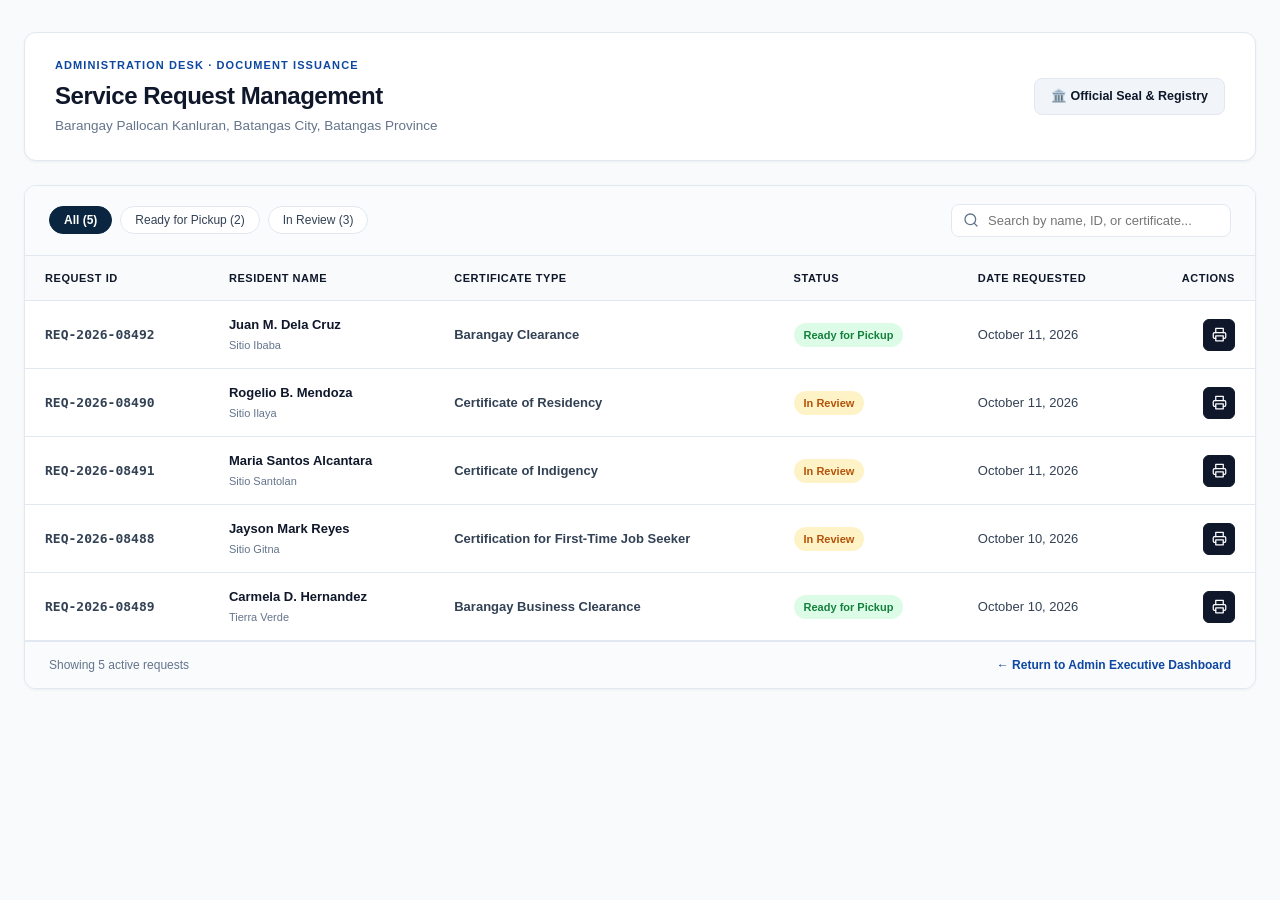
<file: service-requests.html>
<!DOCTYPE html>
<html lang="en">
<head>
  <meta charset="UTF-8">
  <meta name="viewport" content="width=device-width, initial-scale=1.0">
  <title>Service Request Management · Barangay Pallocan Kanluran</title>
  <style>
    /* ==============================================================
       1. GLOBAL RESET & DESIGN TOKENS
       Palettes: Navy Blue (#0f172a / #0a2540), Charcoal (#334155),
       White (#ffffff), Neutral Borders (#e2e8f0)
       ============================================================== */
    :root {
      --primary-navy: #0f172a;
      --brand-navy: #0a2540;
      --accent-blue: #0d47a1;
      --accent-hover: #1565c0;
      --text-charcoal: #334155;
      --text-muted: #64748b;
      --bg-canvas: #f8fafc;
      --surface-white: #ffffff;
      --border-color: #e2e8f0;
      --border-darker: #cbd5e1;
      --status-green-bg: #dcfce7;
      --status-green-txt: #15803d;
      --status-amber-bg: #fef3c7;
      --status-amber-txt: #b45309;
      --status-blue-bg: #e0f2fe;
      --status-blue-txt: #0369a1;
      --status-red-bg: #fee2e2;
      --status-red-txt: #dc2626;
      --font-sans: 'Poppins', -apple-system, BlinkMacSystemFont, "Segoe UI", Roboto, sans-serif;
      --font-serif: 'Times New Roman', Times, 'Georgia', serif;
    }

    *, *::before, *::after {
      box-sizing: border-box;
      margin: 0;
      padding: 0;
    }

    body {
      font-family: var(--font-sans);
      background-color: var(--bg-canvas);
      color: var(--text-charcoal);
      line-height: 1.5;
      -webkit-font-smoothing: antialiased;
      padding: 32px 24px;
    }

    .module-container {
      max-width: 1280px;
      margin: 0 auto;
    }

    /* ==============================================================
       2. MODULE HEADER & NAV
       ============================================================== */
    .module-header {
      background: var(--surface-white);
      border: 1px solid var(--border-color);
      border-radius: 12px;
      padding: 24px 30px;
      margin-bottom: 24px;
      display: flex;
      justify-content: space-between;
      align-items: center;
      box-shadow: 0 1px 3px rgba(0, 0, 0, 0.05);
    }

    .kicker-label {
      font-size: 11px;
      font-weight: 700;
      letter-spacing: 0.1em;
      text-transform: uppercase;
      color: var(--accent-blue);
      display: block;
      margin-bottom: 4px;
    }

    .module-title {
      font-size: 24px;
      font-weight: 700;
      color: var(--primary-navy);
      letter-spacing: -0.02em;
    }

    .module-subtitle {
      font-size: 13.5px;
      color: var(--text-muted);
      margin-top: 2px;
    }

    .header-badge {
      display: inline-flex;
      align-items: center;
      gap: 8px;
      background: #f1f5f9;
      border: 1px solid var(--border-color);
      padding: 8px 16px;
      border-radius: 8px;
      font-size: 12.5px;
      font-weight: 600;
      color: var(--primary-navy);
    }

    /* ==============================================================
       3. DATA TABLE CARD & CONTROLS
       ============================================================== */
    .table-card {
      background: var(--surface-white);
      border: 1px solid var(--border-color);
      border-radius: 12px;
      box-shadow: 0 1px 3px rgba(0, 0, 0, 0.05);
      overflow: hidden;
    }

    .table-toolbar {
      padding: 18px 24px;
      border-bottom: 1px solid var(--border-color);
      display: flex;
      flex-wrap: wrap;
      justify-content: space-between;
      align-items: center;
      gap: 16px;
      background: #fafbfd;
    }

    .filter-pills {
      display: flex;
      gap: 8px;
      flex-wrap: wrap;
    }

    .filter-pill {
      border: 1px solid var(--border-color);
      background: var(--surface-white);
      color: var(--text-charcoal);
      font-family: inherit;
      font-size: 12px;
      font-weight: 500;
      padding: 6px 14px;
      border-radius: 20px;
      cursor: pointer;
      transition: all 0.2s ease;
    }

    .filter-pill:hover {
      border-color: var(--accent-blue);
      color: var(--accent-blue);
    }

    .filter-pill.active {
      background: var(--brand-navy);
      border-color: var(--brand-navy);
      color: #ffffff;
      font-weight: 600;
    }

    .search-box {
      position: relative;
      min-width: 280px;
    }

    .search-input {
      width: 100%;
      padding: 8px 14px 8px 36px;
      font-family: inherit;
      font-size: 13px;
      border: 1px solid var(--border-color);
      border-radius: 8px;
      background: var(--surface-white);
      color: var(--text-charcoal);
      outline: none;
      transition: border-color 0.2s ease;
    }

    .search-input:focus {
      border-color: var(--accent-blue);
      box-shadow: 0 0 0 3px rgba(13, 71, 161, 0.1);
    }

    .search-icon {
      position: absolute;
      left: 12px;
      top: 50%;
      transform: translateY(-50%);
      color: var(--text-muted);
      pointer-events: none;
    }

    /* Table Styles */
    .table-responsive {
      width: 100%;
      overflow-x: auto;
    }

    .admin-data-table {
      width: 100%;
      border-collapse: collapse;
      text-align: left;
      font-size: 13px;
    }

    .admin-data-table th {
      background: #f8fafc;
      color: var(--primary-navy);
      font-weight: 600;
      padding: 14px 20px;
      border-bottom: 1px solid var(--border-color);
      white-space: nowrap;
      text-transform: uppercase;
      font-size: 11px;
      letter-spacing: 0.05em;
    }

    .admin-data-table th.text-right,
    .admin-data-table td.text-right {
      text-align: right;
    }

    .admin-data-table td {
      padding: 14px 20px;
      border-bottom: 1px solid var(--border-color);
      color: var(--text-charcoal);
      vertical-align: middle;
    }

    .admin-data-table tbody tr:hover {
      background-color: #f8fafc;
    }

    .applicant-name {
      font-weight: 600;
      color: var(--primary-navy);
      display: block;
    }

    .applicant-sub {
      font-size: 11px;
      color: var(--text-muted);
      margin-top: 1px;
    }

    /* Status Badges */
    .status-badge {
      display: inline-block;
      padding: 4px 10px;
      border-radius: 14px;
      font-size: 11px;
      font-weight: 600;
      white-space: nowrap;
    }

    .status-badge.green {
      background-color: var(--status-green-bg);
      color: var(--status-green-txt);
    }

    .status-badge.amber {
      background-color: var(--status-amber-bg);
      color: var(--status-amber-txt);
    }

    .status-badge.blue {
      background-color: var(--status-blue-bg);
      color: var(--status-blue-txt);
    }

    .status-badge.red {
      background-color: var(--status-red-bg);
      color: var(--status-red-txt);
    }

    /* Action Buttons (Icon-Only, No Text) */
    .btn-action-print {
      display: inline-flex;
      align-items: center;
      justify-content: center;
      width: 32px;
      height: 32px;
      padding: 0;
      background-color: var(--primary-navy);
      color: #ffffff;
      border: 1px solid var(--primary-navy);
      border-radius: 6px;
      cursor: pointer;
      transition: all 0.2s cubic-bezier(0.16, 1, 0.3, 1);
    }

    .btn-action-print:hover {
      background-color: var(--accent-blue);
      border-color: var(--accent-blue);
      transform: translateY(-1px);
      box-shadow: 0 4px 10px rgba(13, 71, 161, 0.25);
    }

    .btn-action-print svg {
      width: 15px;
      height: 15px;
    }

    .table-footer {
      padding: 14px 24px;
      display: flex;
      justify-content: space-between;
      align-items: center;
      font-size: 12px;
      color: var(--text-muted);
      background: #fafbfd;
      border-top: 1px solid var(--border-color);
    }

    /* ==============================================================
       4. MODAL OVERLAY & PRINT PREVIEW CONTAINER
       ============================================================== */
    .modal-overlay {
      position: fixed;
      top: 0;
      left: 0;
      right: 0;
      bottom: 0;
      background: rgba(15, 23, 42, 0.75);
      backdrop-filter: blur(4px);
      display: flex;
      justify-content: center;
      align-items: center;
      z-index: 9999;
      padding: 24px;
      opacity: 0;
      visibility: hidden;
      transition: opacity 0.25s ease, visibility 0.25s ease;
    }

    .modal-overlay.active,
    .modal-overlay:not([hidden]) {
      opacity: 1;
      visibility: visible;
    }

    body.modal-open {
      overflow: hidden;
    }

    .modal-dialog {
      background: #f1f5f9;
      border-radius: 12px;
      width: 100%;
      max-width: 960px;
      max-height: 94vh;
      display: flex;
      flex-direction: column;
      box-shadow: 0 25px 50px -12px rgba(0, 0, 0, 0.35);
      overflow: hidden;
    }

    .modal-header {
      display: flex;
      justify-content: space-between;
      align-items: center;
      padding: 16px 24px;
      background: var(--primary-navy);
      color: #ffffff;
      border-bottom: 1px solid rgba(255, 255, 255, 0.1);
    }

    .modal-kicker {
      font-size: 10px;
      font-weight: 700;
      letter-spacing: 0.12em;
      text-transform: uppercase;
      color: #94a3b8;
      display: block;
    }

    .modal-title {
      font-size: 16px;
      font-weight: 600;
      margin-top: 2px;
      color: #ffffff;
    }

    .modal-actions {
      display: flex;
      align-items: center;
      gap: 12px;
    }

    .btn-modal-print {
      display: inline-flex;
      align-items: center;
      gap: 8px;
      background: var(--accent-blue);
      color: #ffffff;
      border: 1px solid #1565c0;
      padding: 8px 18px;
      font-family: inherit;
      font-size: 13px;
      font-weight: 600;
      border-radius: 6px;
      cursor: pointer;
      transition: all 0.2s ease;
    }

    .btn-modal-print:hover {
      background: #1565c0;
      box-shadow: 0 4px 12px rgba(13, 71, 161, 0.35);
    }

    .btn-modal-close {
      background: transparent;
      border: none;
      color: #94a3b8;
      font-size: 24px;
      line-height: 1;
      cursor: pointer;
      padding: 4px 8px;
      border-radius: 4px;
      transition: color 0.15s ease;
    }

    .btn-modal-close:hover {
      color: #ffffff;
    }

    .modal-body {
      padding: 30px 20px;
      overflow-y: auto;
      display: flex;
      justify-content: center;
      background: #cbd5e1;
    }

    /* ==============================================================
       5. PRINTABLE DOCUMENT STYLING (8.5in x 11in LETTER)
       Formal Serif / Times New Roman Typography & 1in Margins
       ============================================================== */
    #printableArea {
      width: 8.5in;
      min-height: 11in;
      padding: 1in;
      background: #ffffff;
      box-sizing: border-box;
      font-family: var(--font-serif);
      color: #000000;
      box-shadow: 0 10px 30px rgba(0, 0, 0, 0.2);
      display: flex;
      flex-direction: column;
      justify-content: space-between;
      position: relative;
    }

    .doc-header-block {
      text-align: center;
      margin-bottom: 24px;
    }

    .doc-header-line {
      font-size: 11pt;
      margin: 0;
      letter-spacing: 0.05em;
      font-weight: 500;
      color: #000000;
    }

    .doc-header-barangay {
      font-size: 15pt;
      font-weight: 700;
      letter-spacing: 0.08em;
      margin: 4px 0 2px 0;
      color: #000000;
    }

    .doc-header-office {
      font-size: 11pt;
      font-weight: 600;
      margin-top: 2px;
      color: #000000;
    }

    .doc-header-line-rule {
      height: 2px;
      background: #000000;
      border-bottom: 1px solid #000000;
      margin: 16px 0 28px 0;
    }

    .doc-title-block {
      text-align: center;
      margin-bottom: 32px;
    }

    .doc-main-title {
      font-size: 18pt;
      font-weight: 700;
      letter-spacing: 0.1em;
      text-decoration: underline;
      text-underline-offset: 4px;
      margin: 0;
    }

    .doc-content-area {
      flex: 1;
      font-size: 12pt;
      line-height: 1.85;
      color: #000000;
    }

    .salutation {
      font-weight: 700;
      margin-bottom: 20px;
      letter-spacing: 0.05em;
    }

    .cert-body-p {
      text-indent: 0.5in;
      text-align: justify;
      text-justify: inter-word;
      margin-bottom: 20px;
    }

    .doc-field-text {
      color: #000000;
    }

    .doc-field-text.font-bold {
      font-weight: 700;
    }

    .business-specs-box {
      margin: 16px 0 20px 0.5in;
      font-size: 12pt;
      display: flex;
      flex-direction: column;
      gap: 8px;
    }

    .business-spec-item {
      display: flex;
      gap: 12px;
    }

    .spec-name {
      width: 180px;
      font-weight: 600;
    }

    /* Document Footer (Strictly one line gap above issued) */
    .doc-footer-block {
      margin-top: 1.2em; /* strictly one line gap */
    }

    .doc-issued-text {
      text-indent: 0.5in;
      text-align: justify;
      font-size: 12pt;
      line-height: 1.6;
      margin-top: 1em; /* strictly one line gap */
      margin-bottom: 2em;
    }

    .doc-signature-area {
      text-align: right;
      margin-right: 20px;
    }

    .doc-signature-line {
      font-weight: 600;
      letter-spacing: -1px;
    }

    .doc-signatory-title {
      font-weight: 700;
      font-size: 12pt;
      margin-top: 6px;
      margin-right: 24px;
    }

    /* ==============================================================
       6. PRINT STYLESHEET (@media print)
       Hides all admin UI, navigation, buttons, and tables.
       Shows ONLY #printableArea formatted to letter size.
       ============================================================== */
    @media print {
      @page {
        size: 8.5in 11in;
        margin: 0;
      }

      html, body {
        width: 8.5in !important;
        height: 11in !important;
        max-height: 11in !important;
        margin: 0 !important;
        padding: 0 !important;
        background: #ffffff !important;
        overflow: hidden !important;
      }

      body > *:not(#printModal) {
        display: none !important;
      }

      .app-shell,
      .top-navbar,
      .main-content,
      .modal-header,
      .btn-modal-print,
      .btn-modal-close,
      .no-print {
        display: none !important;
        visibility: hidden !important;
      }

      #printModal {
        position: static !important;
        display: block !important;
        width: 8.5in !important;
        height: 11in !important;
        max-height: 11in !important;
        margin: 0 !important;
        padding: 0 !important;
        background: #ffffff !important;
        box-shadow: none !important;
        overflow: hidden !important;
        visibility: visible !important;
        opacity: 1 !important;
        page-break-after: avoid !important;
        break-after: avoid !important;
      }

      .modal-dialog {
        position: static !important;
        display: block !important;
        width: 8.5in !important;
        height: 11in !important;
        max-height: 11in !important;
        margin: 0 !important;
        padding: 0 !important;
        background: transparent !important;
        box-shadow: none !important;
        border: none !important;
        overflow: hidden !important;
      }

      .modal-body {
        position: static !important;
        display: block !important;
        width: 8.5in !important;
        height: 11in !important;
        max-height: 11in !important;
        padding: 0 !important;
        margin: 0 !important;
        background: #ffffff !important;
        overflow: hidden !important;
      }

      #printableArea {
        position: static !important;
        width: 8.5in !important;
        height: 11in !important;
        max-height: 11in !important;
        padding: 0.85in 1in 0.75in 1in !important;
        margin: 0 !important;
        background: #ffffff !important;
        box-shadow: none !important;
        border: none !important;
        box-sizing: border-box !important;
        display: flex !important;
        flex-direction: column !important;
        justify-content: space-between !important;
        overflow: hidden !important;
        page-break-inside: avoid !important;
        page-break-after: avoid !important;
        break-inside: avoid !important;
        break-after: avoid !important;
      }
    }
  </style>
</head>
<body>

  <div class="module-container">

    <!-- Module Header -->
    <header class="module-header no-print">
      <div>
        <span class="kicker-label">ADMINISTRATION DESK · DOCUMENT ISSUANCE</span>
        <h1 class="module-title">Service Request Management</h1>
        <p class="module-subtitle">Barangay Pallocan Kanluran, Batangas City, Batangas Province</p>
      </div>
      <div class="header-badge">
        <span>🏛️ Official Seal &amp; Registry</span>
      </div>
    </header>

    <!-- Admin Data Table Container -->
    <main class="table-card no-print">
      <div class="table-toolbar">
        <!-- Filter Status Pills -->
        <div class="filter-pills" id="statusFilterGroup">
          <button type="button" class="filter-pill active" data-filter="all">All (<span id="countAll">5</span>)</button>
          <button type="button" class="filter-pill" data-filter="Ready for Pickup">Ready for Pickup (<span id="countReady">2</span>)</button>
          <button type="button" class="filter-pill" data-filter="In Review">In Review (<span id="countReview">3</span>)</button>
        </div>

        <!-- Search Input -->
        <div class="search-box">
          <svg class="search-icon" viewBox="0 0 24 24" width="16" height="16" fill="none" stroke="currentColor" stroke-width="2" stroke-linecap="round" stroke-linejoin="round">
            <circle cx="11" cy="11" r="8"></circle>
            <line x1="21" y1="21" x2="16.65" y2="16.65"></line>
          </svg>
          <input type="text" id="searchInput" class="search-input" placeholder="Search by name, ID, or certificate...">
        </div>
      </div>

      <!-- Responsive Data Table -->
      <div class="table-responsive">
        <table class="admin-data-table" id="serviceRequestsTable">
          <thead>
            <tr>
              <th>Request ID</th>
              <th>Resident Name</th>
              <th>Certificate Type</th>
              <th>Status</th>
              <th>Date Requested</th>
              <th class="text-right">Actions</th>
            </tr>
          </thead>
          <tbody id="tableBody">
            <!-- Dynamically Rendered by JavaScript -->
          </tbody>
        </table>
      </div>

      <div class="table-footer">
        <span id="paginationLabel">Showing 5 active requests</span>
        <a href="admin.html" style="color: var(--accent-blue); text-decoration: none; font-weight: 600;">&larr; Return to Admin Executive Dashboard</a>
      </div>
    </main>

  </div>


  <!-- ==============================================================
       HIDDEN MODAL OVERLAY & PRINTABLE CERTIFICATE AREA
       ============================================================== -->
  <div class="modal-overlay" id="printModal" role="dialog" aria-modal="true" aria-labelledby="printModalTitle" hidden>
    <div class="modal-dialog">
      <!-- Modal Navigation Toolbar -->
      <div class="modal-header no-print">
        <div>
          <span class="modal-kicker">BARANGAY PALLOCAN KANLURAN</span>
          <h2 class="modal-title" id="printModalTitle">Certificate Print Preview</h2>
        </div>
        <div class="modal-actions">
          <button type="button" class="btn-modal-print" id="btnPrintModalAction">
            <svg viewBox="0 0 24 24" width="16" height="16" fill="none" stroke="currentColor" stroke-width="2.2" stroke-linecap="round" stroke-linejoin="round">
              <polyline points="6 9 6 2 18 2 18 9"></polyline>
              <path d="M6 18H4a2 2 0 0 1-2-2v-5a2 2 0 0 1 2-2h16a2 2 0 0 1 2 2v5a2 2 0 0 1-2 2h-2"></path>
              <rect x="6" y="14" width="12" height="8"></rect>
            </svg>
            <span>Print Document</span>
          </button>
          <button type="button" class="btn-modal-close" id="btnCloseModalBtn" aria-label="Close Preview">&times;</button>
        </div>
      </div>

      <!-- Modal Body Containing 8.5in x 11in Printable Area -->
      <div class="modal-body">
        <div id="printableArea">

          <!-- Dynamic Header for all documents -->
          <div class="doc-header-block">
            <p class="doc-header-line">REPUBLIC OF THE PHILIPPINES</p>
            <p class="doc-header-line">CITY OF BATANGAS</p>
            <h1 class="doc-header-barangay">BARANGAY PALLOCAN KANLURAN</h1>
            <p class="doc-header-office">OFFICE OF THE PUNONG BARANGAY</p>
          </div>

          <div class="doc-header-line-rule"></div>

          <!-- Document Title -->
          <div class="doc-title-block">
            <h2 class="doc-main-title" id="certTitle">BARANGAY CLEARANCE</h2>
          </div>

          <!-- Dynamic Body Content -->
          <div class="doc-content-area" id="certBody">
            <!-- Dynamically injected template -->
          </div>

          <!-- Footer for all documents -->
          <div class="doc-footer-block">
          

            <div class="doc-signature-area">
              <div class="doc-signature-line">____________________________</div>
              <div class="doc-signatory-title">Punong Barangay</div>
            </div>
          </div>

        </div>
      </div>
    </div>
  </div>


  <!-- ==============================================================
       ES6+ VANILLA JAVASCRIPT LOGIC
       ============================================================== -->
  <script>
    (function () {
      'use strict';

      // 1. Initial Service Requests Dataset (Representative of all 5 document types)
      const serviceRequestsData = [
        {
          id: 'REQ-2026-08492',
          fullName: 'Juan M. Dela Cruz',
          age: '34',
          address: '042 Sitio Ibaba Main Road',
          purokSitio: 'Sitio Ibaba',
          documentType: 'Barangay Clearance',
          purpose: 'Local Employment Application with Pilipinas Shell Batangas',
          date: 'October 11, 2026',
          status: 'Ready for Pickup',
          residencySince: 'March 2012',
          businessName: 'Dela Cruz Enterprises',
          businessAddress: '042 Sitio Ibaba Main Road, Barangay Pallocan Kanluran',
          natureOfBusiness: 'Retail of Consumer Goods',
          businessType: 'Sole Proprietorship',
          numberOfEmployees: '2'
        },
        {
          id: 'REQ-2026-08490',
          fullName: 'Rogelio B. Mendoza',
          age: '45',
          address: '088 Crossing Ilaya',
          purokSitio: 'Sitio Ilaya',
          documentType: 'Certificate of Residency',
          purpose: 'Pag-IBIG Housing Loan Prerequisite & Title Verification',
          date: 'October 11, 2026',
          status: 'In Review',
          residencySince: 'June 2008',
          businessName: 'Mendoza Vulcanizing Services',
          businessAddress: '088 Crossing Ilaya, Barangay Pallocan Kanluran',
          natureOfBusiness: 'Automotive Tire Care',
          businessType: 'Sole Proprietorship',
          numberOfEmployees: '3'
        },
        {
          id: 'REQ-2026-08491',
          fullName: 'Maria Santos Alcantara',
          age: '28',
          address: 'Block 3 Lot 8, Villa Celina',
          purokSitio: 'Sitio Santolan',
          documentType: 'Certificate of Indigency',
          purpose: 'CHED Tertiary Education Subsidy & Tuition Waiver',
          date: 'October 11, 2026',
          status: 'In Review',
          residencySince: 'August 2015',
          businessName: 'Alcantara Handicrafts',
          businessAddress: 'Block 3 Lot 8, Sitio Santolan, Barangay Pallocan Kanluran',
          natureOfBusiness: 'Home Crafts & Sewing',
          businessType: 'Sole Proprietorship',
          numberOfEmployees: '1'
        },
        {
          id: 'REQ-2026-08488',
          fullName: 'Jayson Mark Reyes',
          age: '21',
          address: '023 Alley 4, Sitio Gitna',
          purokSitio: 'Sitio Gitna',
          documentType: 'Certification for First-Time Job Seeker',
          purpose: 'BPO Customer Support Trainee (RA 11261 Assistance Act)',
          date: 'October 10, 2026',
          status: 'In Review',
          residencySince: 'May 2005',
          businessName: 'N/A',
          businessAddress: '023 Alley 4, Sitio Gitna, Barangay Pallocan Kanluran',
          natureOfBusiness: 'N/A',
          businessType: 'N/A',
          numberOfEmployees: '0'
        },
        {
          id: 'REQ-2026-08489',
          fullName: 'Carmela D. Hernandez',
          age: '41',
          address: '15 Riverside Drive',
          purokSitio: 'Tierra Verde',
          documentType: 'Barangay Business Clearance',
          purpose: 'Barangay Business Clearance Renewal for 2026',
          date: 'October 10, 2026',
          status: 'Ready for Pickup',
          residencySince: 'January 2010',
          businessName: 'Hernandez Sari-Sari Store & Carinderia',
          businessAddress: '15 Riverside Drive, Tierra Verde, Barangay Pallocan Kanluran',
          natureOfBusiness: 'Retail Food Commodities & Eatery',
          businessType: 'Sole Proprietorship',
          numberOfEmployees: '3'
        }
      ];

      // 2. Dynamic Document Templates Definitions (5 Exact Templates)
      const DOCUMENT_TEMPLATES = {
        CLEARANCE: {
          title: 'BARANGAY CLEARANCE',
          render: (data) => `
            <div class="salutation">TO WHOM IT MAY CONCERN:</div>
            <p class="cert-body-p">
              This is to certify that <span class="doc-field-text font-bold" data-field="fullName">${escape(data.fullName)}</span>, 
              <span class="doc-field-text" data-field="age">${escape(data.age)}</span> years old, and a bona fide resident of 
              <span class="doc-field-text" data-field="address">${escape(data.address)}</span>, Purok/Sitio 
              <span class="doc-field-text font-bold" data-field="purokSitio">${escape(data.purokSitio)}</span>, Barangay Pallocan Kanluran, Batangas City, Batangas Province, is known to this office as a resident of this barangay.
            </p>
            <p class="cert-body-p">
              This certification is issued upon the request of the above-named person for <span class="doc-field-text font-bold" data-field="purpose">${escape(data.purpose)}</span>.
            </p>
            <p class="cert-body-p">
              Issued this <span class="doc-field-text font-bold" data-field="date" id="certIssuedDate">${escape(data.date || 'October 11, 2026')}</span> at Barangay Pallocan Kanluran, Batangas City, Batangas Province.
            </p>
          `
        },
        RESIDENCY: {
          title: 'CERTIFICATE OF RESIDENCY',
          render: (data) => `
            <div class="salutation">TO WHOM IT MAY CONCERN:</div>
            <p class="cert-body-p">
              This is to certify that <span class="doc-field-text font-bold" data-field="fullName">${escape(data.fullName)}</span>, 
              <span class="doc-field-text" data-field="age">${escape(data.age)}</span> years old, is a resident of 
              <span class="doc-field-text" data-field="address">${escape(data.address)}</span>, Purok/Sitio 
              <span class="doc-field-text font-bold" data-field="purokSitio">${escape(data.purokSitio)}</span>, Barangay Pallocan Kanluran, Batangas City, Batangas Province.
            </p>
            <p class="cert-body-p">
              According to the records available to this office, the above-named person has been residing in this barangay since <span class="doc-field-text font-bold" data-field="residencySince">${escape(data.residencySince)}</span>.
            </p>
            <p class="cert-body-p">
              This certification is issued upon request for <span class="doc-field-text font-bold" data-field="purpose">${escape(data.purpose)}</span>.
            </p>
            <p class="cert-body-p">
              Issued this <span class="doc-field-text font-bold" data-field="date" id="certIssuedDate">${escape(data.date || 'October 11, 2026')}</span> at Barangay Pallocan Kanluran, Batangas City, Batangas Province.
            </p>
          `
        },
        INDIGENCY: {
          title: 'CERTIFICATE OF INDIGENCY',
          render: (data) => `
            <div class="salutation">TO WHOM IT MAY CONCERN:</div>
            <p class="cert-body-p">
              This is to certify that <span class="doc-field-text font-bold" data-field="fullName">${escape(data.fullName)}</span>, 
              <span class="doc-field-text" data-field="age">${escape(data.age)}</span> years old, is a resident of 
              <span class="doc-field-text" data-field="address">${escape(data.address)}</span>, Purok/Sitio 
              <span class="doc-field-text font-bold" data-field="purokSitio">${escape(data.purokSitio)}</span>, Barangay Pallocan Kanluran, Batangas City, Batangas Province.
            </p>
            <p class="cert-body-p">
              This certification is issued upon the request of the above-named person for <span class="doc-field-text font-bold" data-field="purpose">${escape(data.purpose)}</span>.
            </p>
            <p class="cert-body-p">
              Issued this <span class="doc-field-text font-bold" data-field="date" id="certIssuedDate">${escape(data.date || 'October 11, 2026')}</span> at Barangay Pallocan Kanluran, Batangas City, Batangas Province.
            </p>
          `
        },
        JOBSEEKER: {
          title: 'CERTIFICATION FOR FIRST-TIME JOB SEEKER',
          render: (data) => `
            <div class="salutation">TO WHOM IT MAY CONCERN:</div>
            <p class="cert-body-p">
              This is to certify that <span class="doc-field-text font-bold" data-field="fullName">${escape(data.fullName)}</span>, 
              <span class="doc-field-text" data-field="age">${escape(data.age)}</span> years old, a resident of 
              <span class="doc-field-text" data-field="address">${escape(data.address)}</span>, Purok/Sitio 
              <span class="doc-field-text font-bold" data-field="purokSitio">${escape(data.purokSitio)}</span>, Barangay Pallocan Kanluran, Batangas City, Batangas Province, has requested this certification in connection with their application for employment.
            </p>
            <p class="cert-body-p">
              The certification is issued for the purpose of <span class="doc-field-text font-bold" data-field="purpose">${escape(data.purpose)}</span>.
            </p>
            <p class="cert-body-p">
              Issued this <span class="doc-field-text font-bold" data-field="date" id="certIssuedDate">${escape(data.date || 'October 11, 2026')}</span> at Barangay Pallocan Kanluran, Batangas City, Batangas Province.
            </p>
          `
        },
        BUSINESS: {
          title: 'BARANGAY BUSINESS CLEARANCE',
          render: (data) => `
            <div class="salutation">TO WHOM IT MAY CONCERN:</div>
            <p class="cert-body-p">
              This is to certify that <span class="doc-field-text font-bold" data-field="businessName">${escape(data.businessName)}</span>, owned/operated by 
              <span class="doc-field-text font-bold" data-field="fullName">${escape(data.fullName)}</span>, 
              <span class="doc-field-text" data-field="age">${escape(data.age)}</span> years old, with business address at 
              <span class="doc-field-text" data-field="businessAddress">${escape(data.businessAddress)}</span>, Barangay Pallocan Kanluran, Batangas City, Batangas Province, has applied for a Barangay Business Clearance.
            </p>
            <div class="business-specs-box">
              <div class="business-spec-item">
                <span class="spec-name">Nature of Business:</span>
                <span class="doc-field-text font-bold" data-field="natureOfBusiness">${escape(data.natureOfBusiness)}</span>
              </div>
              <div class="business-spec-item">
                <span class="spec-name">Business Type:</span>
                <span class="doc-field-text font-bold" data-field="businessType">${escape(data.businessType)}</span>
              </div>
              <div class="business-spec-item">
                <span class="spec-name">Number of Employees:</span>
                <span class="doc-field-text font-bold" data-field="numberOfEmployees">${escape(data.numberOfEmployees)}</span>
              </div>
            </div>
            <p class="cert-body-p" style="margin-top: 18px;">
              This clearance is issued subject to applicable barangay requirements and regulations.
            </p>
            <p class="cert-body-p">
              Issued this <span class="doc-field-text font-bold" data-field="date" id="certIssuedDate">${escape(data.date || 'October 11, 2026')}</span> at Barangay Pallocan Kanluran, Batangas City, Batangas Province.
            </p>
          `
        }
      };

      // 3. Render Data Table Function
      let currentFilter = 'all';
      let searchQuery = '';

      function renderTable() {
        const tbody = document.getElementById('tableBody');
        if (!tbody) return;

        const filtered = serviceRequestsData.filter(item => {
          const matchesFilter = currentFilter === 'all' || item.status === currentFilter;
          const query = searchQuery.toLowerCase();
          const matchesSearch = !query ||
            item.id.toLowerCase().includes(query) ||
            item.fullName.toLowerCase().includes(query) ||
            item.documentType.toLowerCase().includes(query) ||
            item.purokSitio.toLowerCase().includes(query) ||
            item.purpose.toLowerCase().includes(query);

          return matchesFilter && matchesSearch;
        });

        tbody.innerHTML = '';

        if (filtered.length === 0) {
          tbody.innerHTML = `
            <tr>
              <td colspan="6" style="text-align: center; padding: 32px; color: #94a3b8;">
                No service requests found matching the filter criteria.
              </td>
            </tr>
          `;
          return;
        }

        filtered.forEach(req => {
          const tr = document.createElement('tr');

          let badgeClass = 'amber';
          if (req.status === 'Ready for Pickup') badgeClass = 'green';
          else if (req.status === 'In Review') badgeClass = 'amber';
          else if (req.status === 'Completed') badgeClass = 'blue';

          tr.innerHTML = `
            <td><strong><code>${escape(req.id)}</code></strong></td>
            <td>
              <span class="applicant-name">${escape(req.fullName)}</span>
              <span class="applicant-sub">${escape(req.purokSitio)}</span>
            </td>
            <td><strong>${escape(req.documentType)}</strong></td>
            <td><span class="status-badge ${badgeClass}">${escape(req.status)}</span></td>
            <td>${escape(req.date)}</td>
            <td class="text-right">
              <button type="button" class="btn-action-print" data-id="${req.id}" title="Print Certificate (Ctrl+P)" aria-label="Print Certificate">
                <svg viewBox="0 0 24 24" width="15" height="15" fill="none" stroke="currentColor" stroke-width="2" stroke-linecap="round" stroke-linejoin="round" aria-hidden="true">
                  <polyline points="6 9 6 2 18 2 18 9"></polyline>
                  <path d="M6 18H4a2 2 0 0 1-2-2v-5a2 2 0 0 1 2-2h16a2 2 0 0 1 2 2v5a2 2 0 0 1-2 2h-2"></path>
                  <rect x="6" y="14" width="12" height="8"></rect>
                </svg>
              </button>
            </td>
          `;

          tbody.appendChild(tr);
        });

        // Bind Print Certificate Buttons (triggers print like Ctrl+P)
        tbody.querySelectorAll('.btn-action-print').forEach(btn => {
          btn.addEventListener('click', function (e) {
            e.preventDefault();
            const id = this.getAttribute('data-id');
            const targetData = serviceRequestsData.find(item => item.id === id);
            if (targetData) {
              openPrintModal(targetData, true); // Works like Ctrl+P!
            }
          });
        });
      }

      // 4. Modal Open & Dynamic Template Selection (with auto-print support)
      function openPrintModal(data, triggerPrint = false) {
        if (!data) return;

        const modal = document.getElementById('printModal');
        if (!modal) return;

        // Determine template by documentType string
        const typeStr = (data.documentType || '').toLowerCase();
        let selectedKey = 'CLEARANCE';

        if (typeStr.includes('business')) {
          selectedKey = 'BUSINESS';
        } else if (typeStr.includes('job') || typeStr.includes('seeker')) {
          selectedKey = 'JOBSEEKER';
        } else if (typeStr.includes('indigency')) {
          selectedKey = 'INDIGENCY';
        } else if (typeStr.includes('residency')) {
          selectedKey = 'RESIDENCY';
        } else {
          selectedKey = 'CLEARANCE';
        }

        const template = DOCUMENT_TEMPLATES[selectedKey];

        // Format Date nicely for Certificate
        const certDateStr = data.date || 'October 11, 2026';

        // Set Document Title
        const certTitleEl = document.getElementById('certTitle');
        if (certTitleEl) certTitleEl.textContent = template.title;

        const modalTitleEl = document.getElementById('printModalTitle');
        if (modalTitleEl) modalTitleEl.textContent = `${template.title} · ${data.fullName}`;

        // Populate Document Body via Template Injection
        const certBodyEl = document.getElementById('certBody');
        if (certBodyEl) {
          certBodyEl.innerHTML = template.render(data);
        }

        // Populate Common Footer Date
        const issuedDateEl = document.getElementById('certIssuedDate');
        if (issuedDateEl) {
          issuedDateEl.textContent = certDateStr;
        }

        // Show Modal Overlay
        modal.removeAttribute('hidden');
        modal.classList.add('active');
        document.body.classList.add('modal-open');

        // Accessibility: set focus on print button
        const printBtn = document.getElementById('btnPrintModalAction');
        if (printBtn) printBtn.focus();

        // Trigger native browser print dialog like Ctrl+P
        if (triggerPrint) {
          setTimeout(() => {
            window.print();
          }, 100);
        }
      }

      function closePrintModal() {
        const modal = document.getElementById('printModal');
        if (!modal) return;
        modal.setAttribute('hidden', '');
        modal.classList.remove('active');
        document.body.classList.remove('modal-open');
      }

      // 5. Utility Helper for String Escaping
      function escape(str) {
        if (!str) return '';
        return String(str)
          .replace(/&/g, '&amp;')
          .replace(/</g, '&lt;')
          .replace(/>/g, '&gt;')
          .replace(/"/g, '&quot;')
          .replace(/'/g, '&#39;');
      }

      // 6. Event Listeners & Binding
      const btnPrintModalAction = document.getElementById('btnPrintModalAction');
      if (btnPrintModalAction) {
        btnPrintModalAction.addEventListener('click', function () {
          window.print();
        });
      }

      const btnCloseModalBtn = document.getElementById('btnCloseModalBtn');
      if (btnCloseModalBtn) {
        btnCloseModalBtn.addEventListener('click', closePrintModal);
      }

      const printModal = document.getElementById('printModal');
      if (printModal) {
        printModal.addEventListener('click', function (e) {
          if (e.target === printModal) {
            closePrintModal();
          }
        });
      }

      // Global Escape & Ctrl+P Key Handlers
      document.addEventListener('keydown', function (e) {
        if (e.key === 'Escape' || e.keyCode === 27) {
          const modal = document.getElementById('printModal');
          if (modal && (!modal.hasAttribute('hidden') || modal.classList.contains('active'))) {
            closePrintModal();
          }
        }
        if ((e.ctrlKey || e.metaKey) && (e.key === 'p' || e.key === 'P')) {
          const modal = document.getElementById('printModal');
          if (modal && (!modal.hasAttribute('hidden') || modal.classList.contains('active'))) {
            e.preventDefault();
            window.print();
          }
        }
      });

      // Filter and Search Listeners
      const filterPills = document.querySelectorAll('#statusFilterGroup .filter-pill');
      filterPills.forEach(pill => {
        pill.addEventListener('click', function () {
          filterPills.forEach(p => p.classList.remove('active'));
          this.classList.add('active');
          currentFilter = this.getAttribute('data-filter');
          renderTable();
        });
      });

      const searchInput = document.getElementById('searchInput');
      if (searchInput) {
        searchInput.addEventListener('input', function () {
          searchQuery = this.value.trim();
          renderTable();
        });
      }

      // Expose globally for testing or admin desk integrations
      window.openPrintModal = openPrintModal;
      window.closePrintModal = closePrintModal;

      // Initial Render
      renderTable();
    })();
  </script>
</body>
</html>
</file>
